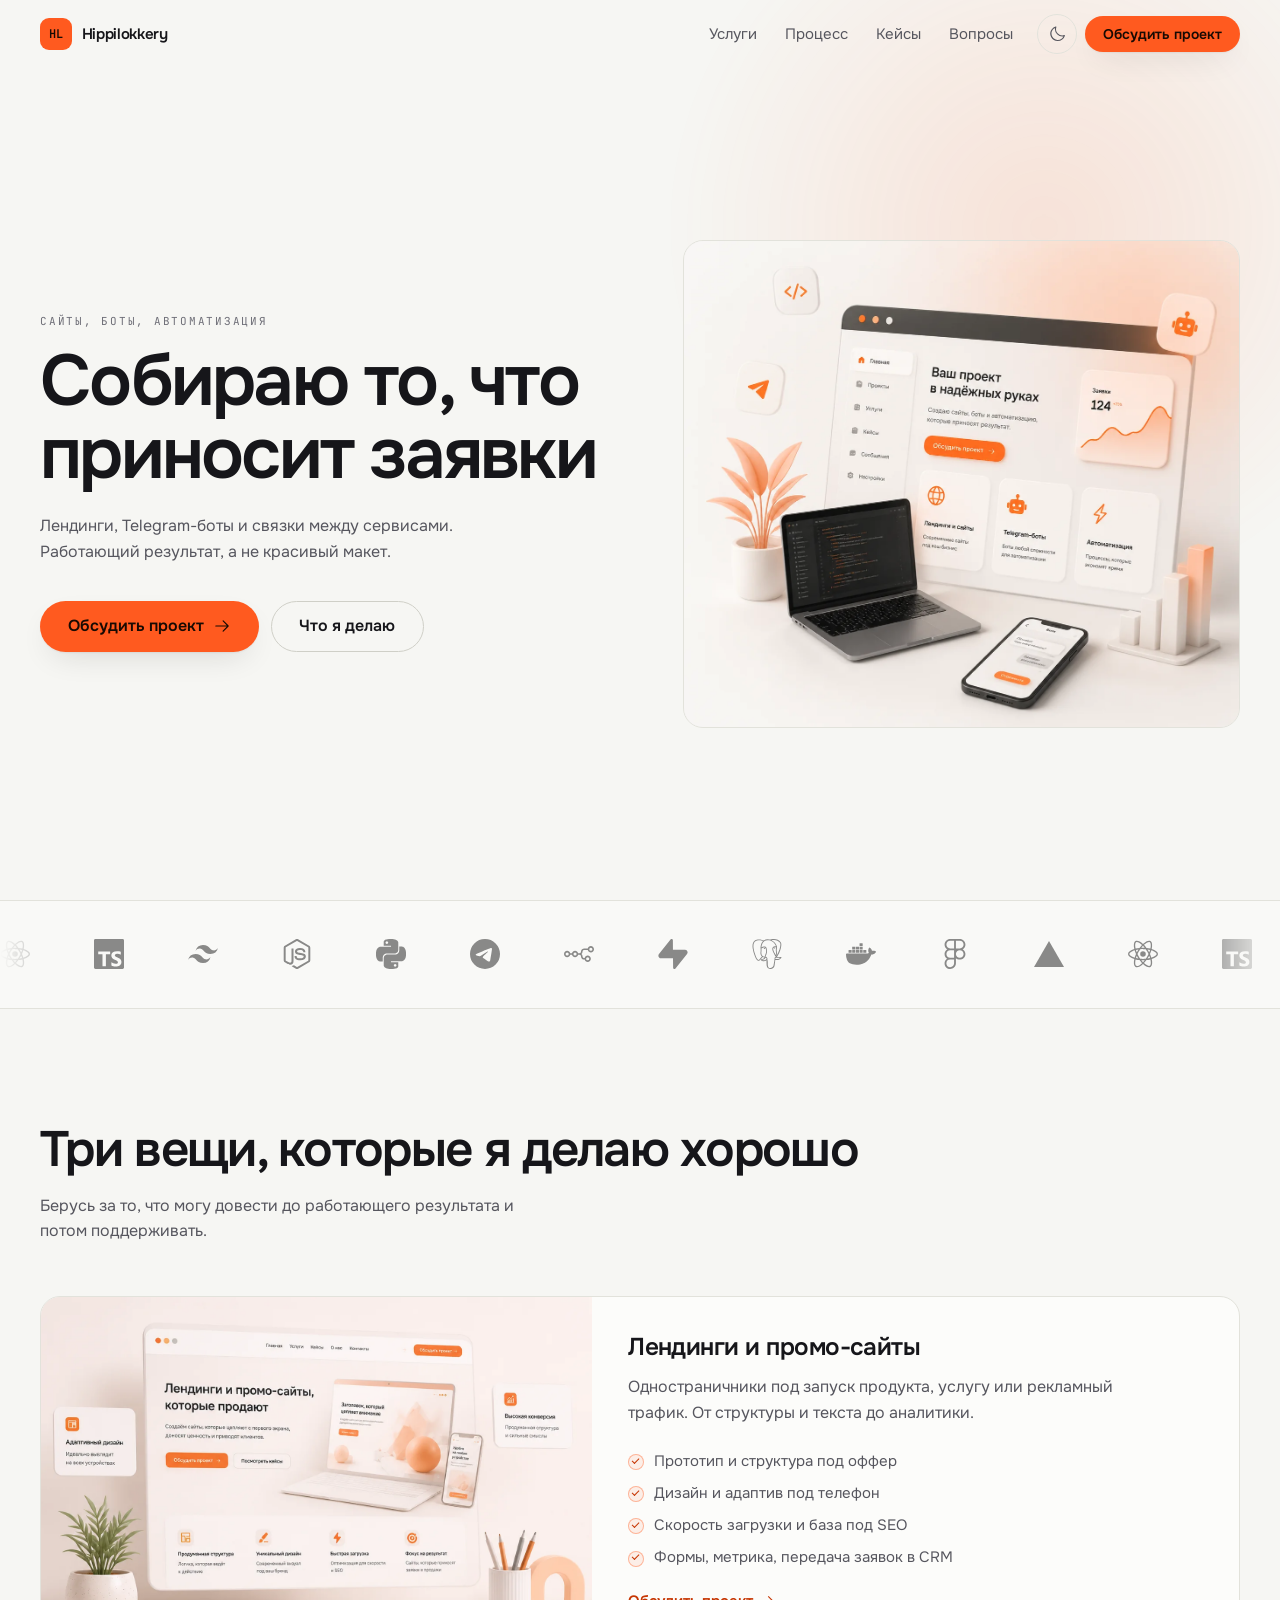
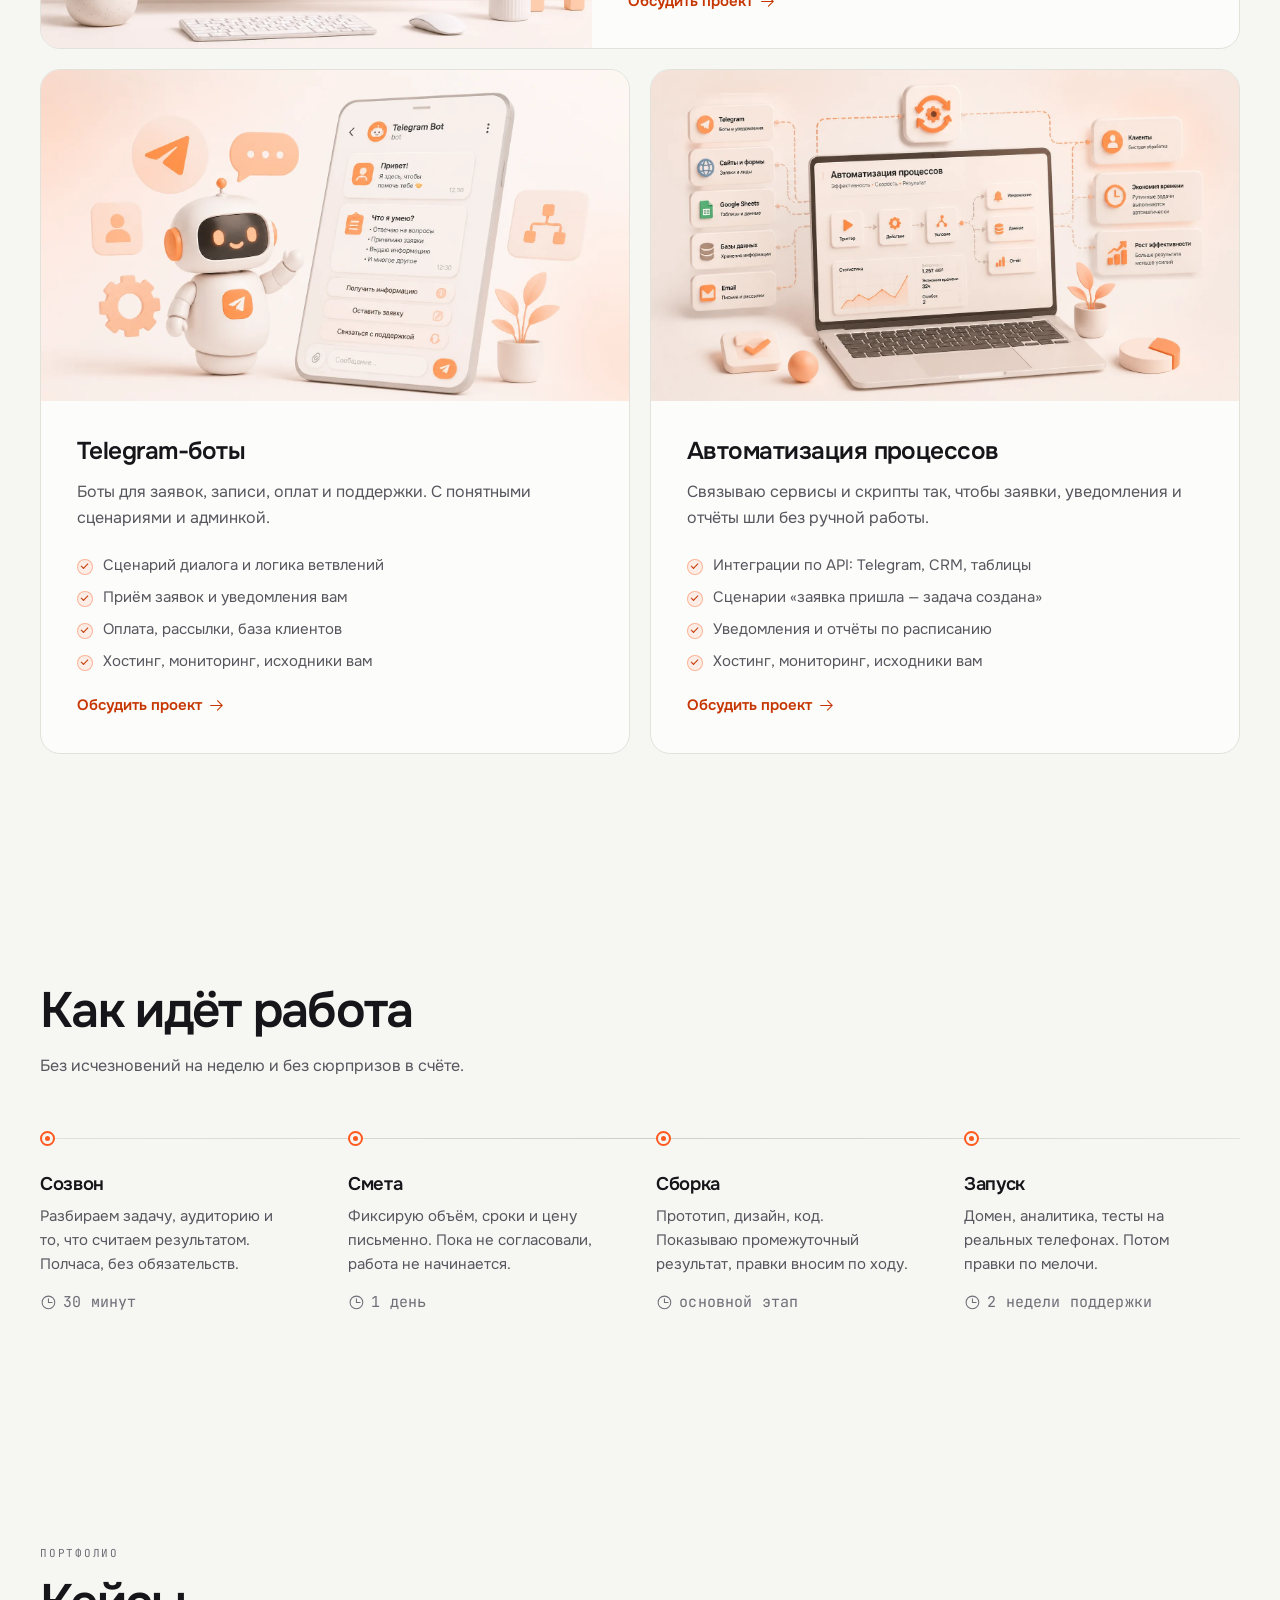
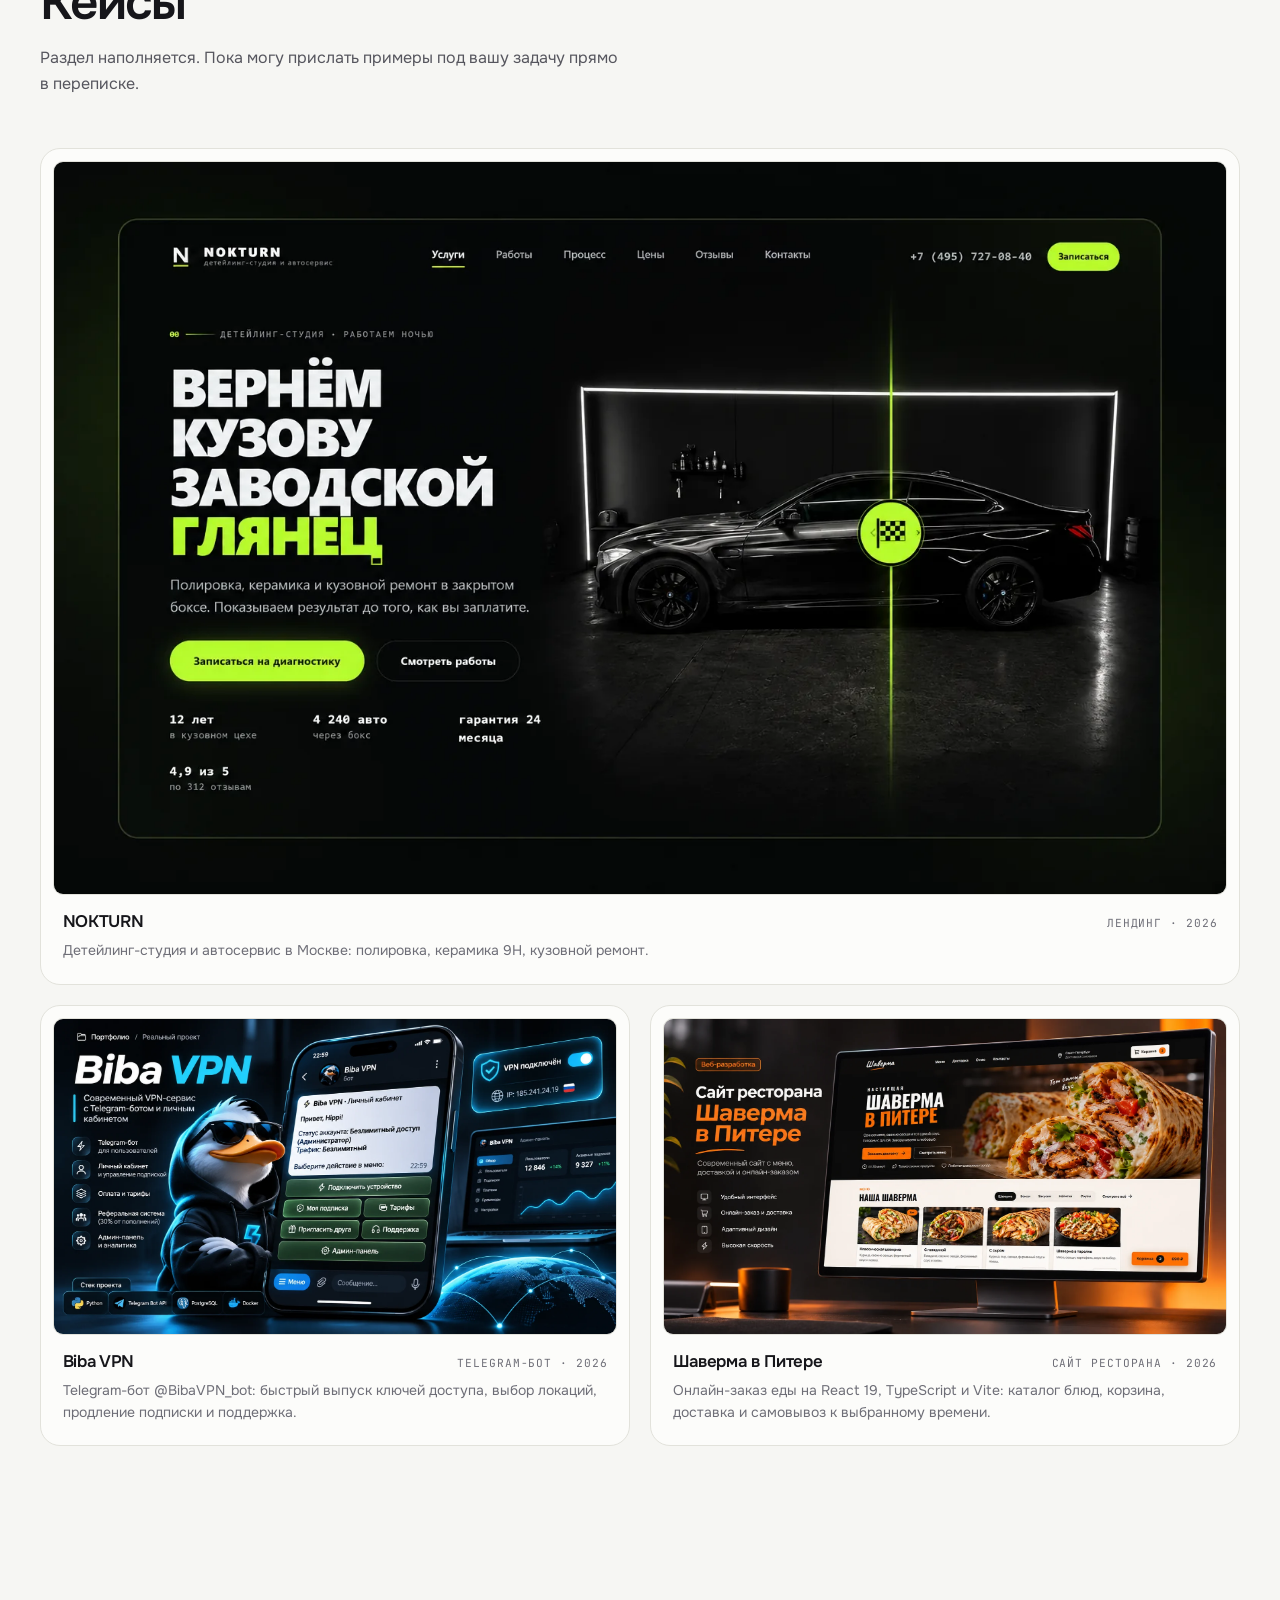
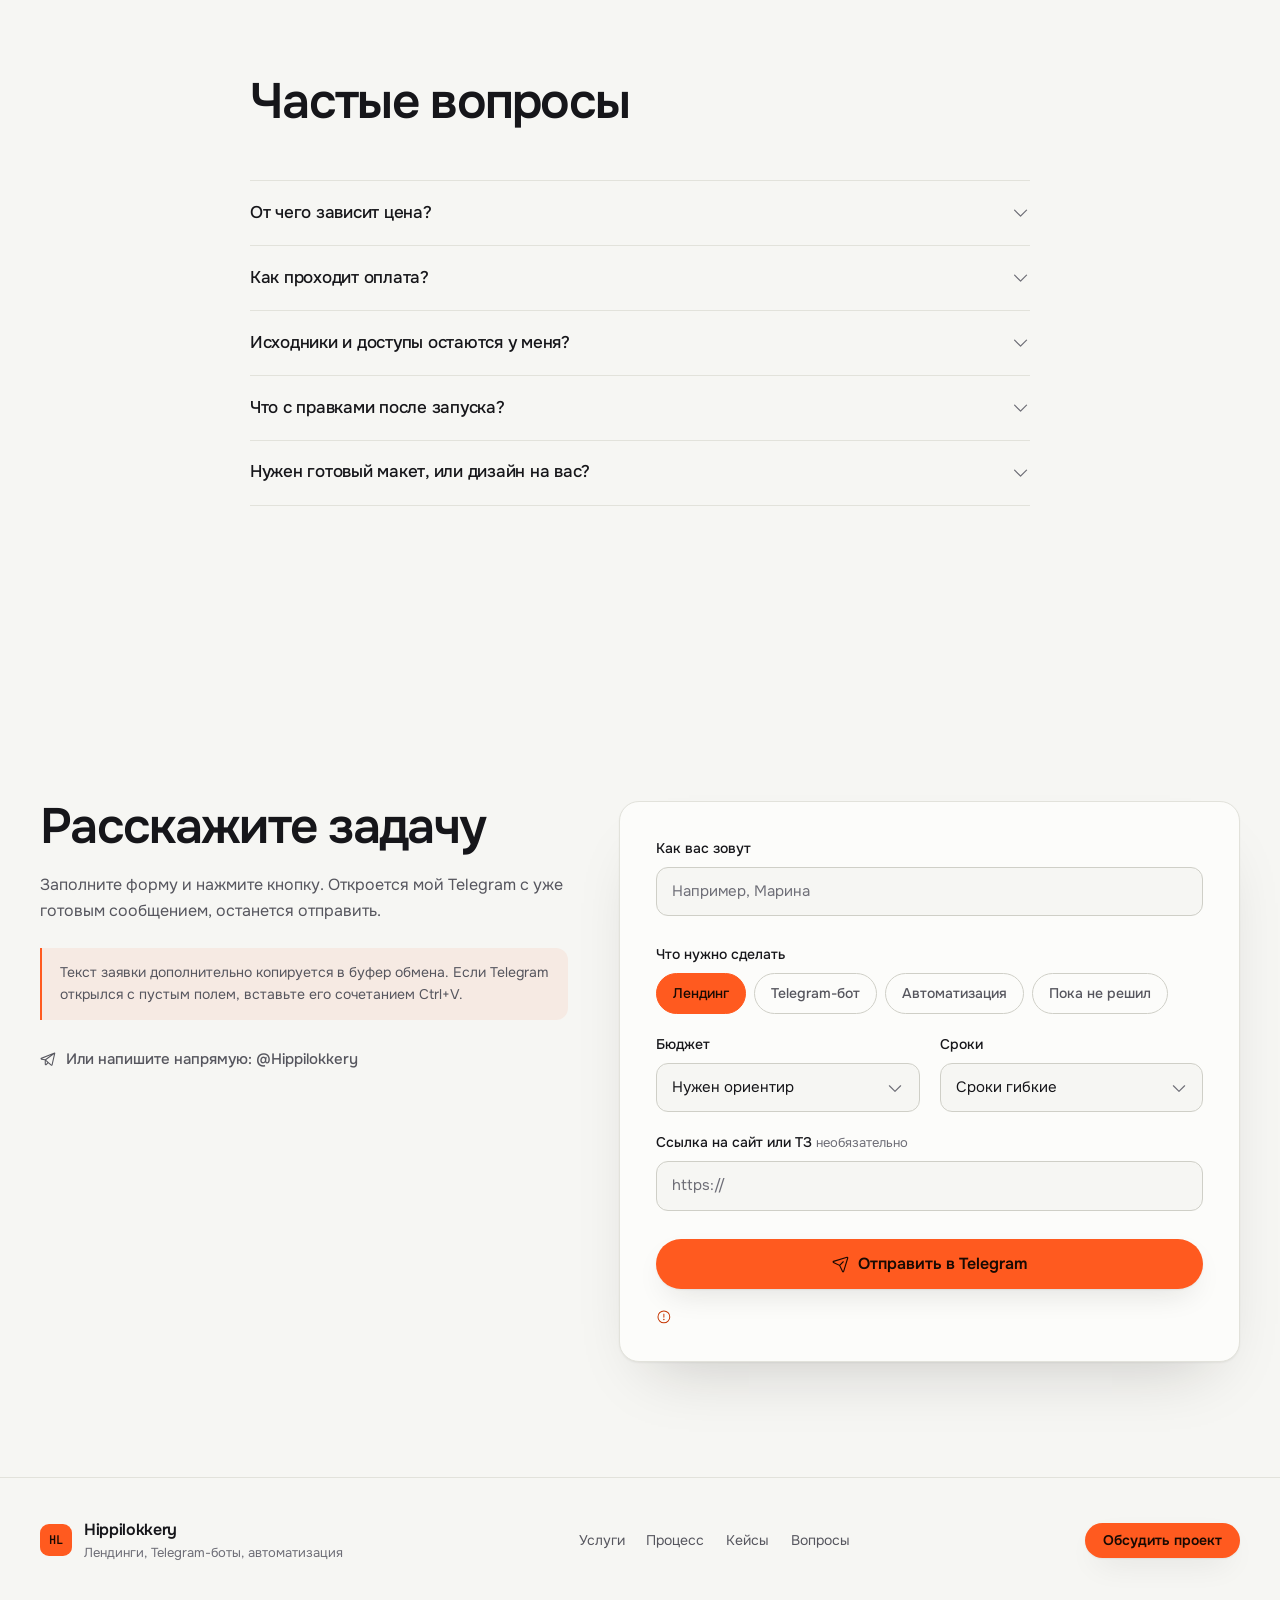
<file: index.html>
<!DOCTYPE html>
<html lang="ru" data-theme="dark">
<head>
<meta charset="utf-8">
<meta name="viewport" content="width=device-width, initial-scale=1">
<title>Hippilokkery, лендинги и Telegram-боты под ключ</title>
<meta name="description" content="Собираю лендинги, Telegram-ботов и автоматизацию процессов. Заявка из формы уходит мне в Telegram одним нажатием.">
<meta name="theme-color" content="#0b0b0c" media="(prefers-color-scheme: dark)">
<meta name="theme-color" content="#f6f6f3" media="(prefers-color-scheme: light)">

<meta property="og:type" content="website">
<meta property="og:title" content="Hippilokkery, лендинги и Telegram-боты под ключ">
<meta property="og:description" content="Сайты, боты и автоматизация рутины. Работающий результат, а не красивый макет.">
<meta property="og:image" content="https://hippi44.github.io/portfolio/assets/img/og.jpg">
<meta name="twitter:card" content="summary_large_image">

<link rel="icon" href="assets/favicon.svg" type="image/svg+xml">
<link rel="apple-touch-icon" href="assets/apple-touch-icon.png">

<link rel="preload" href="assets/fonts/onest-cyrillic.woff2" as="font" type="font/woff2" crossorigin>
<link rel="preload" href="assets/fonts/onest-latin.woff2" as="font" type="font/woff2" crossorigin>
<link rel="stylesheet" href="assets/fonts.css">
<link rel="stylesheet" href="assets/css/styles.css">

<script>
  /* Тему ставим до первой отрисовки, иначе на загрузке мелькает светлый фон. */
  (function () {
    try {
      var saved = localStorage.getItem('hl-theme');
      var dark = saved ? saved === 'dark' : !window.matchMedia('(prefers-color-scheme: light)').matches;
      document.documentElement.dataset.theme = dark ? 'dark' : 'light';
    } catch (e) { /* приватный режим, остаётся тема из атрибута */ }
    /* Метка «скрипты работают». Без неё блоки .reveal остались бы невидимыми. */
    document.documentElement.classList.add('js');
  })();
</script>

<script type="application/ld+json">
{
  "@context": "https://schema.org",
  "@type": "ProfessionalService",
  "name": "Hippilokkery",
  "description": "Разработка лендингов, Telegram-ботов и автоматизация бизнес-процессов",
  "areaServed": "RU",
  "availableLanguage": "ru",
  "sameAs": ["https://t.me/Hippilokkery"],
  "knowsAbout": ["Лендинги", "Telegram-боты", "Автоматизация процессов", "Интеграции по API"]
}
</script>
</head>

<body>
<a class="skip-link" href="#main">К основному содержимому</a>
<!--
  Спрайт иконок Phosphor (лицензия MIT), вставлен прямо в разметку.
  Инлайн, а не отдельным файлом: так <use href="#i-..."> работает и при открытии
  index.html напрямую с диска, где загрузка внешнего svg запрещена политикой браузера.
  Новую иконку добавляйте сюда же, symbol с id вида i-название.
-->
<svg xmlns="http://www.w3.org/2000/svg" style="display:none" aria-hidden="true">
<symbol id="i-arrow-up-right" viewBox="0 0 256 256" fill="currentColor"><path d="M200,64V168a8,8,0,0,1-16,0V83.31L69.66,197.66a8,8,0,0,1-11.32-11.32L172.69,72H88a8,8,0,0,1,0-16H192A8,8,0,0,1,200,64Z"/></symbol>
<symbol id="i-arrow-right" viewBox="0 0 256 256" fill="currentColor"><path d="M221.66,133.66l-72,72a8,8,0,0,1-11.32-11.32L196.69,136H40a8,8,0,0,1,0-16H196.69L138.34,61.66a8,8,0,0,1,11.32-11.32l72,72A8,8,0,0,1,221.66,133.66Z"/></symbol>
<symbol id="i-check" viewBox="0 0 256 256" fill="currentColor"><path d="M229.66,77.66l-128,128a8,8,0,0,1-11.32,0l-56-56a8,8,0,0,1,11.32-11.32L96,188.69,218.34,66.34a8,8,0,0,1,11.32,11.32Z"/></symbol>
<symbol id="i-copy" viewBox="0 0 256 256" fill="currentColor"><path d="M216,32H88a8,8,0,0,0-8,8V80H40a8,8,0,0,0-8,8V216a8,8,0,0,0,8,8H168a8,8,0,0,0,8-8V176h40a8,8,0,0,0,8-8V40A8,8,0,0,0,216,32ZM160,208H48V96H160Zm48-48H176V88a8,8,0,0,0-8-8H96V48H208Z"/></symbol>
<symbol id="i-sun" viewBox="0 0 256 256" fill="currentColor"><path d="M120,40V16a8,8,0,0,1,16,0V40a8,8,0,0,1-16,0Zm72,88a64,64,0,1,1-64-64A64.07,64.07,0,0,1,192,128Zm-16,0a48,48,0,1,0-48,48A48.05,48.05,0,0,0,176,128ZM58.34,69.66A8,8,0,0,0,69.66,58.34l-16-16A8,8,0,0,0,42.34,53.66Zm0,116.68-16,16a8,8,0,0,0,11.32,11.32l16-16a8,8,0,0,0-11.32-11.32ZM192,72a8,8,0,0,0,5.66-2.34l16-16a8,8,0,0,0-11.32-11.32l-16,16A8,8,0,0,0,192,72Zm5.66,114.34a8,8,0,0,0-11.32,11.32l16,16a8,8,0,0,0,11.32-11.32ZM48,128a8,8,0,0,0-8-8H16a8,8,0,0,0,0,16H40A8,8,0,0,0,48,128Zm80,80a8,8,0,0,0-8,8v24a8,8,0,0,0,16,0V216A8,8,0,0,0,128,208Zm112-88H216a8,8,0,0,0,0,16h24a8,8,0,0,0,0-16Z"/></symbol>
<symbol id="i-moon" viewBox="0 0 256 256" fill="currentColor"><path d="M233.54,142.23a8,8,0,0,0-8-2,88.08,88.08,0,0,1-109.8-109.8,8,8,0,0,0-10-10,104.84,104.84,0,0,0-52.91,37A104,104,0,0,0,136,224a103.09,103.09,0,0,0,62.52-20.88,104.84,104.84,0,0,0,37-52.91A8,8,0,0,0,233.54,142.23ZM188.9,190.34A88,88,0,0,1,65.66,67.11a89,89,0,0,1,31.4-26A106,106,0,0,0,96,56,104.11,104.11,0,0,0,200,160a106,106,0,0,0,14.92-1.06A89,89,0,0,1,188.9,190.34Z"/></symbol>
<symbol id="i-list" viewBox="0 0 256 256" fill="currentColor"><path d="M224,128a8,8,0,0,1-8,8H40a8,8,0,0,1,0-16H216A8,8,0,0,1,224,128ZM40,72H216a8,8,0,0,0,0-16H40a8,8,0,0,0,0,16ZM216,184H40a8,8,0,0,0,0,16H216a8,8,0,0,0,0-16Z"/></symbol>
<symbol id="i-x" viewBox="0 0 256 256" fill="currentColor"><path d="M205.66,194.34a8,8,0,0,1-11.32,11.32L128,139.31,61.66,205.66a8,8,0,0,1-11.32-11.32L116.69,128,50.34,61.66A8,8,0,0,1,61.66,50.34L128,116.69l66.34-66.35a8,8,0,0,1,11.32,11.32L139.31,128Z"/></symbol>
<symbol id="i-caret-down" viewBox="0 0 256 256" fill="currentColor"><path d="M213.66,101.66l-80,80a8,8,0,0,1-11.32,0l-80-80A8,8,0,0,1,53.66,90.34L128,164.69l74.34-74.35a8,8,0,0,1,11.32,11.32Z"/></symbol>
<symbol id="i-paper-plane-tilt" viewBox="0 0 256 256" fill="currentColor"><path d="M227.32,28.68a16,16,0,0,0-15.66-4.08l-.15,0L19.57,82.84a16,16,0,0,0-2.49,29.8L102,154l41.3,84.87A15.86,15.86,0,0,0,157.74,248q.69,0,1.38-.06a15.88,15.88,0,0,0,14-11.51l58.2-191.94c0-.05,0-.1,0-.15A16,16,0,0,0,227.32,28.68ZM157.83,231.85l-.05.14,0-.07-40.06-82.3,48-48a8,8,0,0,0-11.31-11.31l-48,48L24.08,98.25l-.07,0,.14,0L216,40Z"/></symbol>
<symbol id="i-telegram-logo" viewBox="0 0 256 256" fill="currentColor"><path d="M228.88,26.19a9,9,0,0,0-9.16-1.57L17.06,103.93a14.22,14.22,0,0,0,2.43,27.21L72,141.45V200a15.92,15.92,0,0,0,10,14.83,15.91,15.91,0,0,0,17.51-3.73l25.32-26.26L165,220a15.88,15.88,0,0,0,10.51,4,16.3,16.3,0,0,0,5-.79,15.85,15.85,0,0,0,10.67-11.63L231.77,35A9,9,0,0,0,228.88,26.19Zm-61.14,36L78.15,126.35l-49.6-9.73ZM88,200V152.52l24.79,21.74Zm87.53,8L92.85,135.5l119-85.29Z"/></symbol>
<symbol id="i-warning-circle" viewBox="0 0 256 256" fill="currentColor"><path d="M128,24A104,104,0,1,0,232,128,104.11,104.11,0,0,0,128,24Zm0,192a88,88,0,1,1,88-88A88.1,88.1,0,0,1,128,216Zm-8-80V80a8,8,0,0,1,16,0v56a8,8,0,0,1-16,0Zm20,36a12,12,0,1,1-12-12A12,12,0,0,1,140,172Z"/></symbol>
<symbol id="i-circle-notch" viewBox="0 0 256 256" fill="currentColor"><path d="M232,128a104,104,0,0,1-208,0c0-41,23.81-78.36,60.66-95.27a8,8,0,0,1,6.68,14.54C60.15,61.59,40,93.27,40,128a88,88,0,0,0,176,0c0-34.73-20.15-66.41-51.34-80.73a8,8,0,0,1,6.68-14.54C208.19,49.64,232,87,232,128Z"/></symbol>
<symbol id="i-clock" viewBox="0 0 256 256" fill="currentColor"><path d="M128,24A104,104,0,1,0,232,128,104.11,104.11,0,0,0,128,24Zm0,192a88,88,0,1,1,88-88A88.1,88.1,0,0,1,128,216Zm64-88a8,8,0,0,1-8,8H128a8,8,0,0,1-8-8V72a8,8,0,0,1,16,0v48h48A8,8,0,0,1,192,128Z"/></symbol>
</svg>

<header class="site-header" id="site-header">
  <div class="wrap header-inner">
    <a class="brand" href="#top" aria-label="Hippilokkery, в начало страницы">
      <span class="brand-mark" aria-hidden="true">HL</span>
      <span class="brand-name">Hippilokkery</span>
    </a>

    <nav class="nav-desktop" aria-label="Основная навигация">
      <a href="#services">Услуги</a>
      <a href="#process">Процесс</a>
      <a href="#work">Кейсы</a>
      <a href="#faq">Вопросы</a>
    </nav>

    <div class="header-actions">
      <button class="icon-btn" type="button" id="theme-toggle" aria-label="Переключить тему">
        <svg class="ico ico-sun" aria-hidden="true"><use href="#i-sun"></use></svg>
        <svg class="ico ico-moon" aria-hidden="true"><use href="#i-moon"></use></svg>
      </button>
      <a class="btn btn-primary btn-sm header-cta" href="#contact">Обсудить проект</a>
      <button class="icon-btn nav-burger" type="button" id="nav-toggle"
              aria-label="Меню" aria-expanded="false" aria-controls="mobile-nav">
        <svg class="ico ico-open" aria-hidden="true"><use href="#i-list"></use></svg>
        <svg class="ico ico-close" aria-hidden="true"><use href="#i-x"></use></svg>
      </button>
    </div>
  </div>
</header>

<div class="mobile-nav" id="mobile-nav" hidden>
  <nav class="wrap mobile-nav-inner" aria-label="Мобильная навигация">
    <a href="#services"><span>Услуги</span><svg class="ico" aria-hidden="true"><use href="#i-arrow-up-right"></use></svg></a>
    <a href="#process"><span>Процесс</span><svg class="ico" aria-hidden="true"><use href="#i-arrow-up-right"></use></svg></a>
    <a href="#work"><span>Кейсы</span><svg class="ico" aria-hidden="true"><use href="#i-arrow-up-right"></use></svg></a>
    <a href="#faq"><span>Вопросы</span><svg class="ico" aria-hidden="true"><use href="#i-arrow-up-right"></use></svg></a>
    <a class="btn btn-primary mobile-nav-cta" href="#contact">Обсудить проект</a>
  </nav>
</div>

<main id="main">
  <span id="top"></span>

  <!-- ================================ HERO ================================ -->
  <section class="hero">
    <div class="wrap hero-grid">
      <div class="hero-copy">
        <p class="kicker reveal">Сайты, боты, автоматизация</p>
        <h1 class="h-display reveal" style="--d:1">
          Собираю то, что<br>приносит заявки
        </h1>
        <p class="lead hero-lead reveal" style="--d:2">
          Лендинги, Telegram-боты и связки между сервисами. Работающий результат, а не красивый макет.
        </p>
        <div class="hero-actions reveal" style="--d:3">
          <a class="btn btn-primary btn-lg" href="#contact">
            Обсудить проект
            <svg class="ico" aria-hidden="true"><use href="#i-arrow-right"></use></svg>
          </a>
          <a class="btn btn-ghost btn-lg" href="#services">Что я делаю</a>
        </div>
      </div>

      <div class="hero-visual reveal" style="--d:2">
        <!-- Две версии одной сцены. Нижняя видна всегда, верхняя проявляется
             в тёмной теме, см. .shot-img-dark в styles.css. -->
        <figure class="shot shot-hero" data-slot="hero">
          <img class="shot-img" src="assets/img/heroBlock.webp"
               alt="Рабочее место: сайт с формой заявок на экране, Telegram-бот в телефоне и график обращений"
               width="1268" height="1241" loading="eager" fetchpriority="high" decoding="async"
               onerror="this.closest('.shot').classList.add('shot-empty')">
          <img class="shot-img shot-img-dark" src="assets/img/heroBlockDark.webp"
               alt="" aria-hidden="true"
               width="1268" height="1241" loading="eager" decoding="async">
        </figure>
      </div>
    </div>
  </section>

  <!-- ================================ СТЕК ================================ -->
  <section class="stack-band" aria-label="Технологии, на которых работаю">
    <div class="marquee" id="stack-marquee">
      <div class="marquee-track" id="stack-track"><!-- логотипы вставляет JS --></div>
    </div>
  </section>
  <!-- =============================== УСЛУГИ =============================== -->
  <!-- Layout-семейство: две карточки услуг рядом на десктопе и в одну колонку на телефоне. -->
  <section class="section services" id="services">
    <div class="wrap">
      <header class="section-head reveal">
        <h2 class="h-section">Три вещи, которые я делаю хорошо</h2>
        <p class="lead">Берусь за то, что могу довести до работающего результата и потом поддерживать.</p>
      </header>

      <div class="services-grid">

        <article class="svc svc-wide reveal">
          <div class="svc-media">
            <figure class="shot" data-slot="landing">
              <img class="shot-img" src="assets/img/lendingPromo.webp"
                   alt="Лендинг на большом экране: заголовок, кнопка заявки и блок преимуществ"
                   width="1448" height="1086" loading="lazy" decoding="async"
                   onerror="this.closest('.shot').classList.add('shot-empty')">
              <img class="shot-img shot-img-dark" src="assets/img/lendingPromoDark.webp"
                   alt="" aria-hidden="true"
                   width="1448" height="1086" loading="lazy" decoding="async">
            </figure>
          </div>
          <div class="svc-body">
            <h3 class="h-card">Лендинги и промо-сайты</h3>
            <p class="svc-summary">
              Одностраничники под запуск продукта, услугу или рекламный трафик. От структуры и текста до аналитики.
            </p>
            <ul class="ticks">
              <li>Прототип и структура под оффер</li>
              <li>Дизайн и адаптив под телефон</li>
              <li>Скорость загрузки и база под SEO</li>
              <li>Формы, метрика, передача заявок в CRM</li>
            </ul>
            <a class="link-arrow" href="#contact">
              Обсудить проект
              <svg class="ico" aria-hidden="true"><use href="#i-arrow-right"></use></svg>
            </a>
          </div>
        </article>

        <article class="svc svc-tile reveal" style="--d:1">
          <div class="svc-media svc-media-tile">
            <figure class="shot" data-slot="bots">
              <img class="shot-img" src="assets/img/telegramBot.webp"
                   alt="Telegram-бот в чате: приветствие, список умений и кнопки для заявки"
                   width="1672" height="941" loading="lazy" decoding="async"
                   onerror="this.closest('.shot').classList.add('shot-empty')">
              <img class="shot-img shot-img-dark" src="assets/img/telegramBotDark.webp"
                   alt="" aria-hidden="true"
                   width="1672" height="941" loading="lazy" decoding="async">
            </figure>
          </div>
          <div class="svc-body">
            <h3 class="h-card">Telegram-боты</h3>
            <p class="svc-summary">
              Боты для заявок, записи, оплат и поддержки. С понятными сценариями и админкой.
            </p>
            <ul class="ticks">
              <li>Сценарий диалога и логика ветвлений</li>
              <li>Приём заявок и уведомления вам</li>
              <li>Оплата, рассылки, база клиентов</li>
              <li>Хостинг, мониторинг, исходники вам</li>
            </ul>
<a class="link-arrow" href="#contact">
              Обсудить проект
              <svg class="ico" aria-hidden="true"><use href="#i-arrow-right"></use></svg>
            </a>
          </div>
        </article>

        <article class="svc svc-tile reveal" style="--d:2">
          <div class="svc-media svc-media-tile">
            <figure class="shot" data-slot="automation">
              <img class="shot-img" src="assets/img/automaticProces.webp"
                   alt="Автоматизация: Telegram-бот собирает заявку и передаёт её в систему без ручной работы"
                   width="1672" height="941" loading="lazy" decoding="async"
                   onerror="this.closest('.shot').classList.add('shot-empty')">
              <img class="shot-img shot-img-dark" src="assets/img/automaticProcesDark.webp"
                   alt="" aria-hidden="true"
                   width="1672" height="941" loading="lazy" decoding="async">
            </figure>
          </div>
          <div class="svc-body">
            <h3 class="h-card">Автоматизация процессов</h3>
            <p class="svc-summary">
              Связываю сервисы и скрипты так, чтобы заявки, уведомления и отчёты шли без ручной работы.
            </p>
            <ul class="ticks">
              <li>Интеграции по API: Telegram, CRM, таблицы</li>
              <li>Сценарии «заявка пришла — задача создана»</li>
              <li>Уведомления и отчёты по расписанию</li>
              <li>Хостинг, мониторинг, исходники вам</li>
            </ul>
            <a class="link-arrow" href="#contact">
              Обсудить проект
              <svg class="ico" aria-hidden="true"><use href="#i-arrow-right"></use></svg>
            </a>
          </div>
        </article>

      </div>
    </div>
  </section>

  <!-- =============================== ПРОЦЕСС ============================== -->
  <!-- Layout-семейство: таймлайн. Линия рисуется по scroll-driven анимации. -->
  <section class="section process" id="process">
    <div class="wrap">
      <header class="section-head reveal">
        <h2 class="h-section">Как идёт работа</h2>
        <p class="lead">Без исчезновений на неделю и без сюрпризов в счёте.</p>
      </header>

      <ol class="timeline">
        <li class="tl-step reveal">
          <div class="tl-marker" aria-hidden="true"></div>
          <div class="tl-content">
            <h3 class="tl-title">Созвон</h3>
            <p>Разбираем задачу, аудиторию и то, что считаем результатом. Полчаса, без обязательств.</p>
            <p class="tl-meta">
              <svg class="ico" aria-hidden="true"><use href="#i-clock"></use></svg>
              30 минут
            </p>
          </div>
        </li>
        <li class="tl-step reveal" style="--d:1">
          <div class="tl-marker" aria-hidden="true"></div>
          <div class="tl-content">
            <h3 class="tl-title">Смета</h3>
            <p>Фиксирую объём, сроки и цену письменно. Пока не согласовали, работа не начинается.</p>
            <p class="tl-meta">
              <svg class="ico" aria-hidden="true"><use href="#i-clock"></use></svg>
              <!-- TODO: свой срок -->1 день
            </p>
          </div>
        </li>
        <li class="tl-step reveal" style="--d:2">
          <div class="tl-marker" aria-hidden="true"></div>
          <div class="tl-content">
            <h3 class="tl-title">Сборка</h3>
            <p>Прототип, дизайн, код. Показываю промежуточный результат, правки вносим по ходу.</p>
            <p class="tl-meta">
              <svg class="ico" aria-hidden="true"><use href="#i-clock"></use></svg>
              основной этап
            </p>
          </div>
        </li>
        <li class="tl-step reveal" style="--d:3">
          <div class="tl-marker" aria-hidden="true"></div>
          <div class="tl-content">
            <h3 class="tl-title">Запуск</h3>
            <p>Домен, аналитика, тесты на реальных телефонах. Потом правки по мелочи.</p>
            <p class="tl-meta">
              <svg class="ico" aria-hidden="true"><use href="#i-clock"></use></svg>
              <!-- TODO: свой срок поддержки -->2 недели поддержки
            </p>
          </div>
        </li>
      </ol>
    </div>
  </section>

<!-- ================================ КЕЙСЫ =============================== -->
  <!--
    КАК ДОБАВИТЬ РЕАЛЬНЫЙ КЕЙС
    1. Положите обложку в assets/img/ (1536x1024 для крупной карточки, пропорция 6/5 для узких).
    2. Разметьте карточку: крупная — class="case case-feature", узкая — class="case case-narrow".
    3. Замените заголовок, тип, год, описание и ссылку.
    4. Если есть ссылка на проект, поменяйте <div class="case-card"> на
       <a class="case-card" href="https://..." target="_blank" rel="noopener">.
  -->
  <section class="section work" id="work">
    <div class="wrap">
      <header class="section-head reveal">
        <p class="kicker">Портфолио</p>
        <h2 class="h-section">Кейсы</h2>
        <p class="lead">Раздел наполняется. Пока могу прислать примеры под вашу задачу прямо в переписке.</p>
      </header>

      <div class="work-grid">

        <article class="case case-feature reveal">
          <a class="case-card" href="https://hippi44.github.io/lendingPage/" target="_blank" rel="noopener">
            <figure class="shot case-shot" data-slot="case-1">
              <img src="assets/img/nokturn.webp" alt="Лендинг NOKTURN: детейлинг-студия и автосервис, полировка, керамика 9H и кузовной ремонт"
                   width="1536" height="1024" loading="lazy" decoding="async"
                   onerror="this.closest('.shot').classList.add('shot-empty')">
            </figure>
            <div class="case-meta">
              <h3 class="case-title">NOKTURN</h3>
              <p class="case-kind">Лендинг · 2026</p>
            </div>
            <p class="case-note">Детейлинг-студия и автосервис в Москве: полировка, керамика 9H, кузовной ремонт.</p>
          </a>
        </article>

        <article class="case case-narrow reveal" style="--d:1">
          <a class="case-card" href="https://t.me/BibaVPN_bot" target="_blank" rel="noopener">
            <figure class="shot case-shot" data-slot="case-2">
              <img src="assets/img/biba-vpn.webp"
                   alt="Telegram-бот Biba VPN: сервис быстрого и безопасного VPN-подключения"
                   width="1672" height="941" loading="lazy" decoding="async"
                   onerror="this.closest('.shot').classList.add('shot-empty')">
            </figure>
            <div class="case-meta">
              <h3 class="case-title">Biba VPN</h3>
              <p class="case-kind">Telegram-бот · 2026</p>
            </div>
            <p class="case-note">Telegram-бот @BibaVPN_bot: быстрый выпуск ключей доступа, выбор локаций, продление подписки и поддержка.</p>
          </a>
        </article>

        <article class="case case-narrow reveal" style="--d:2">
          <a class="case-card" href="https://shaverma-cho-cho.vercel.app/" target="_blank" rel="noopener">
            <figure class="shot case-shot" data-slot="case-3">
              <img src="assets/img/shaverma.webp"
                   alt="Сайт ресторана «Шаверма в Питере»: онлайн-заказ еды, каталог блюд, корзина, доставка и самовывоз"
                   width="1672" height="941" loading="lazy" decoding="async"
                   onerror="this.closest('.shot').classList.add('shot-empty')">
            </figure>
            <div class="case-meta">
              <h3 class="case-title">Шаверма в Питере</h3>
              <p class="case-kind">Сайт ресторана · 2026</p>
            </div>
            <p class="case-note">Онлайн-заказ еды на React 19, TypeScript и Vite: каталог блюд, корзина, доставка и самовывоз к выбранному времени.</p>
          </a>
        </article>

      </div>
    </div>
  </section>

  <!-- =============================== ВОПРОСЫ ============================== -->
  <!-- Layout-семейство: аккордеон. Шесть пунктов, обычный список тут был бы хуже. -->
  <section class="section faq" id="faq">
    <div class="wrap faq-wrap">
      <header class="section-head reveal">
        <h2 class="h-section">Частые вопросы</h2>
      </header>

      <div class="accordion" id="accordion">

        <div class="acc-item reveal">
          <h3>
            <button class="acc-trigger" type="button" aria-expanded="false" aria-controls="acc-1" id="acc-1-btn">
              <span>От чего зависит цена?</span>
              <svg class="ico acc-chevron" aria-hidden="true"><use href="#i-caret-down"></use></svg>
            </button>
          </h3>
          <div class="acc-panel" id="acc-1" role="region" aria-labelledby="acc-1-btn" hidden>
            <p>От количества экранов и сценариев, сложности интеграций и того, есть ли готовые тексты и фирменный стиль. После короткого созвона называю вилку, после разбора вводных фиксирую точную сумму в смете.</p>
          </div>
        </div>

        <div class="acc-item reveal">
          <h3>
            <button class="acc-trigger" type="button" aria-expanded="false" aria-controls="acc-2" id="acc-2-btn">
              <span>Как проходит оплата?</span>
              <svg class="ico acc-chevron" aria-hidden="true"><use href="#i-caret-down"></use></svg>
            </button>
          </h3>
          <!-- TODO: сверьте с вашими условиями -->
          <div class="acc-panel" id="acc-2" role="region" aria-labelledby="acc-2-btn" hidden>
            <p>Обычно половина предоплатой и остаток после приёмки. Крупные проекты делим на этапы и платим по частям.</p>
          </div>
        </div>

        <div class="acc-item reveal">
          <h3>
            <button class="acc-trigger" type="button" aria-expanded="false" aria-controls="acc-3" id="acc-3-btn">
              <span>Исходники и доступы остаются у меня?</span>
              <svg class="ico acc-chevron" aria-hidden="true"><use href="#i-caret-down"></use></svg>
            </button>
          </h3>
          <div class="acc-panel" id="acc-3" role="region" aria-labelledby="acc-3-btn" hidden>
            <p>Да. Репозиторий, домен, хостинг и аккаунты оформляются на вас. При передаче показываю, где что лежит, и оставляю инструкцию.</p>
          </div>
        </div>

        <div class="acc-item reveal">
          <h3>
            <button class="acc-trigger" type="button" aria-expanded="false" aria-controls="acc-4" id="acc-4-btn">
              <span>Что с правками после запуска?</span>
              <svg class="ico acc-chevron" aria-hidden="true"><use href="#i-caret-down"></use></svg>
            </button>
          </h3>
          <!-- TODO: свой срок бесплатных правок -->
          <div class="acc-panel" id="acc-4" role="region" aria-labelledby="acc-4-btn" hidden>
            <p>Две недели после сдачи правлю мелочи и баги бесплатно. Дальше можно взять поддержку на месяц или обращаться разово.</p>
          </div>
        </div>

        <div class="acc-item reveal">
          <h3>
            <button class="acc-trigger" type="button" aria-expanded="false" aria-controls="acc-5" id="acc-5-btn">
              <span>Нужен готовый макет, или дизайн на вас?</span>
              <svg class="ico acc-chevron" aria-hidden="true"><use href="#i-caret-down"></use></svg>
            </button>
          </h3>
          <div class="acc-panel" id="acc-5" role="region" aria-labelledby="acc-5-btn" hidden>
            <p>Могу вести проект целиком: структура, тексты, дизайн, код. Если у вас есть макет в Figma или брендбук, работаю по ним и это выходит быстрее.</p>
          </div>
        </div>

        <div class="acc-item reveal">
          <h3>
            <button class="acc-trigger" type="button" aria-expanded="false" aria-controls="acc-6" id="acc-6-btn">
              <span>Сможете доработать то, что уже есть?</span>
              <svg class="ico acc-chevron" aria-hidden="true"><use href="#i-caret-down"></use></svg>
            </button>
          </h3>
          <div class="acc-panel" id="acc-6" role="region" aria-labelledby="acc-6-btn" hidden>
            <p>Да, если код можно поддерживать. Сначала смотрю проект и честно говорю, что дешевле: доработать или собрать заново.</p>
          </div>
        </div>

      </div>
    </div>
  </section>

  <!-- ============================== КОНТАКТ =============================== -->
  <section class="section contact" id="contact">
    <div class="wrap contact-grid">

      <div class="contact-copy reveal">
        <h2 class="h-section">Расскажите задачу</h2>
        <p class="lead">
          Заполните форму и нажмите кнопку. Откроется мой Telegram с уже готовым сообщением, останется отправить.
        </p>
        <p class="contact-fallback">
          Текст заявки дополнительно копируется в буфер обмена. Если Telegram открылся с пустым полем, вставьте его сочетанием Ctrl+V.
        </p>
        <a class="contact-direct" href="https://t.me/Hippilokkery" target="_blank" rel="noopener noreferrer">
          <svg class="ico" aria-hidden="true"><use href="#i-telegram-logo"></use></svg>
          <span>Или напишите напрямую: @Hippilokkery</span>
        </a>
      </div>

      <!-- Форма не уходит на сервер: она собирает текст и открывает Telegram.
           novalidate, потому что сообщения об ошибках рисуем сами, единым стилем. -->
      <form class="lead-form panel reveal" id="lead-form" novalidate>
        <div class="field">
          <label for="f-name">Как вас зовут</label>
          <input type="text" id="f-name" name="name" autocomplete="name" placeholder="Например, Марина" required>
          <p class="field-error" id="f-name-error" hidden></p>
        </div>

        <div class="field">
          <span class="field-label" id="f-kind-label">Что нужно сделать</span>
          <div class="chips" role="radiogroup" aria-labelledby="f-kind-label" id="f-kind">
            <label class="chip"><input type="radio" name="kind" value="Лендинг" checked><span>Лендинг</span></label>
            <label class="chip"><input type="radio" name="kind" value="Telegram-бот"><span>Telegram-бот</span></label>
            <label class="chip"><input type="radio" name="kind" value="Автоматизация"><span>Автоматизация</span></label>
            <label class="chip"><input type="radio" name="kind" value="Пока не определился"><span>Пока не решил</span></label>
          </div>
        </div>

        <div class="field-row">
          <div class="field">
            <label for="f-budget">Бюджет</label>
            <div class="select-shell">
              <select id="f-budget" name="budget">
                <option value="нужен ориентир">Нужен ориентир</option>
                <option value="до 50 000 ₽">до 50 000 ₽</option>
                <option value="от 50 000 до 100 000 ₽">от 50 000 до 100 000 ₽</option>
                <option value="от 100 000 до 300 000 ₽">от 100 000 до 300 000 ₽</option>
                <option value="больше 300 000 ₽">больше 300 000 ₽</option>
              </select>
              <svg class="ico select-chevron" aria-hidden="true"><use href="#i-caret-down"></use></svg>
            </div>
          </div>

          <div class="field">
            <label for="f-term">Сроки</label>
            <div class="select-shell">
              <select id="f-term" name="term">
                <option value="гибкие">Сроки гибкие</option>
                <option value="срочно">Срочно</option>
                <option value="от 2 до 4 недель">От 2 до 4 недель</option>
                <option value="от 1 до 2 месяцев">От 1 до 2 месяцев</option>
              </select>
              <svg class="ico select-chevron" aria-hidden="true"><use href="#i-caret-down"></use></svg>
            </div>
          </div>
        </div>

        <div class="field">
          <label for="f-link">Ссылка на сайт или ТЗ <span class="field-opt">необязательно</span></label>
          <input type="url" id="f-link" name="link" inputmode="url" placeholder="https://">
          <p class="field-error" id="f-link-error" hidden></p>
        </div>

        <button class="btn btn-primary btn-lg btn-block" type="submit" id="submit-btn">
          <svg class="ico btn-ico-idle" aria-hidden="true"><use href="#i-paper-plane-tilt"></use></svg>
          <svg class="ico btn-ico-busy" aria-hidden="true"><use href="#i-circle-notch"></use></svg>
          <span id="submit-label">Отправить в Telegram</span>
        </button>

        <!-- Состояние после отправки: подтверждение плюс запасные пути -->
        <div class="form-result" id="form-result" hidden role="status" aria-live="polite">
          <p class="form-result-head">
            <svg class="ico" aria-hidden="true"><use href="#i-check"></use></svg>
            <span id="form-result-text">Telegram открыт, сообщение готово к отправке.</span>
          </p>
          <div class="form-result-actions">
            <a class="btn btn-ghost btn-sm" id="result-open" href="https://t.me/Hippilokkery" target="_blank" rel="noopener noreferrer">
              Открыть Telegram снова
            </a>
            <button class="btn btn-ghost btn-sm" type="button" id="result-copy">
              <svg class="ico" aria-hidden="true"><use href="#i-copy"></use></svg>
              <span id="result-copy-label">Скопировать текст</span>
            </button>
          </div>
        </div>

        <p class="form-error-top" id="form-error" hidden role="alert">
          <svg class="ico" aria-hidden="true"><use href="#i-warning-circle"></use></svg>
          <span id="form-error-text"></span>
        </p>
      </form>

    </div>
  </section>
</main>

<footer class="site-footer">
  <div class="wrap footer-inner">
    <div class="footer-brand">
      <span class="brand-mark" aria-hidden="true">HL</span>
      <div>
        <p class="footer-name">Hippilokkery</p>
        <p class="footer-role">Лендинги, Telegram-боты, автоматизация</p>
      </div>
    </div>

    <nav class="footer-nav" aria-label="Навигация в подвале">
      <a href="#services">Услуги</a>
      <a href="#process">Процесс</a>
      <a href="#work">Кейсы</a>
      <a href="#faq">Вопросы</a>
    </nav>

    <a class="btn btn-primary btn-sm" href="#contact">Обсудить проект</a>
  </div>
</footer>

<script src="assets/js/main.js" defer></script>

</body>
</html>
</file>
<file: assets/fonts.css>
/* Сгенерировано scripts/fetch-assets.py. Файлы шрифтов лежат в assets/fonts/. */
/* Onest и JetBrains Mono, лицензия SIL Open Font License 1.1. */

@font-face {
  font-family: 'Onest';
  font-style: normal;
  font-weight: 300 800;
  font-display: swap;
  src: url('fonts/onest-cyrillic-ext.woff2') format('woff2');
  unicode-range: U+0460-052F, U+1C80-1C8A, U+20B4, U+2DE0-2DFF, U+A640-A69F, U+FE2E-FE2F;
}

@font-face {
  font-family: 'Onest';
  font-style: normal;
  font-weight: 300 800;
  font-display: swap;
  src: url('fonts/onest-cyrillic.woff2') format('woff2');
  unicode-range: U+0301, U+0400-045F, U+0490-0491, U+04B0-04B1, U+2116;
}

@font-face {
  font-family: 'Onest';
  font-style: normal;
  font-weight: 300 800;
  font-display: swap;
  src: url('fonts/onest-latin-ext.woff2') format('woff2');
  unicode-range: U+0100-02BA, U+02BD-02C5, U+02C7-02CC, U+02CE-02D7, U+02DD-02FF, U+0304, U+0308, U+0329, U+1D00-1DBF, U+1E00-1E9F, U+1EF2-1EFF, U+2020, U+20A0-20AB, U+20AD-20C0, U+2113, U+2C60-2C7F, U+A720-A7FF;
}

@font-face {
  font-family: 'Onest';
  font-style: normal;
  font-weight: 300 800;
  font-display: swap;
  src: url('fonts/onest-latin.woff2') format('woff2');
  unicode-range: U+0000-00FF, U+0131, U+0152-0153, U+02BB-02BC, U+02C6, U+02DA, U+02DC, U+0304, U+0308, U+0329, U+2000-206F, U+20AC, U+2122, U+2191, U+2193, U+2212, U+2215, U+FEFF, U+FFFD;
}

@font-face {
  font-family: 'JetBrains Mono';
  font-style: normal;
  font-weight: 400 600;
  font-display: swap;
  src: url('fonts/jetbrains-mono-cyrillic-ext.woff2') format('woff2');
  unicode-range: U+0460-052F, U+1C80-1C8A, U+20B4, U+2DE0-2DFF, U+A640-A69F, U+FE2E-FE2F;
}

@font-face {
  font-family: 'JetBrains Mono';
  font-style: normal;
  font-weight: 400 600;
  font-display: swap;
  src: url('fonts/jetbrains-mono-cyrillic.woff2') format('woff2');
  unicode-range: U+0301, U+0400-045F, U+0490-0491, U+04B0-04B1, U+2116;
}

@font-face {
  font-family: 'JetBrains Mono';
  font-style: normal;
  font-weight: 400 600;
  font-display: swap;
  src: url('fonts/jetbrains-mono-latin-ext.woff2') format('woff2');
  unicode-range: U+0100-02BA, U+02BD-02C5, U+02C7-02CC, U+02CE-02D7, U+02DD-02FF, U+0304, U+0308, U+0329, U+1D00-1DBF, U+1E00-1E9F, U+1EF2-1EFF, U+2020, U+20A0-20AB, U+20AD-20C0, U+2113, U+2C60-2C7F, U+A720-A7FF;
}

@font-face {
  font-family: 'JetBrains Mono';
  font-style: normal;
  font-weight: 400 600;
  font-display: swap;
  src: url('fonts/jetbrains-mono-latin.woff2') format('woff2');
  unicode-range: U+0000-00FF, U+0131, U+0152-0153, U+02BB-02BC, U+02C6, U+02DA, U+02DC, U+0304, U+0308, U+0329, U+2000-206F, U+20AC, U+2122, U+2191, U+2193, U+2212, U+2215, U+FEFF, U+FFFD;
}
</file>
<file: assets/css/styles.css>
/* ===========================================================================
   Hippilokkery, лендинг. Чистый CSS, без препроцессоров и утилити-фреймворков.

   ПРАВИЛА, КОТОРЫЕ ДЕЙСТВУЮТ НА ВЕСЬ ФАЙЛ

   Тема   одна на всю страницу, секции не инвертируются.
          Токены живут в :root (светлая) и [data-theme="dark"] (тёмная).
          Атрибут ставит инлайн-скрипт в <head> до первой отрисовки.

   Цвет   ровно один акцент: #ff5a1f. Второго акцента на странице нет.
          Для текста берётся --accent-text, он подобран под контраст AA.

   Форма  одна система скруглений, не смешивать:
            кнопки и чипы  -> 999px (таблетка)
            карточки, панели -> 20px
            поля ввода     -> 12px

   Сетка  контейнер .wrap, max-width 1320px.
          Брейкпоинты: 640, 768, 900, 1024, 1280.

   Движение  анимируем только transform и opacity.
             всё, что двигается, выключается под prefers-reduced-motion.
   =========================================================================== */

/* ---------------------------------------------------------------------------
   1. ТОКЕНЫ
--------------------------------------------------------------------------- */

:root {
  color-scheme: light;

  --canvas: #f6f6f3;
  --surface: #fcfcfa;
  --surface-2: #eeeeea;

  --ink: #16161a;
  --ink-2: #56565e;
  --ink-3: #6e6e77;

  --line: #e2e2db;
  --line-2: #cfcfc7;

  --accent: #ff5a1f;
  --accent-text: #c63603;   /* акцент как текст, контраст AA на светлом */
  --accent-ink: #180a03;    /* текст на акцентной заливке */
  --accent-soft: #fceee7;

  --shadow-tint: 26 22 18;  /* тень тонируется под фон, чистого чёрного нет */
  --shadow-lift: 0 1px 2px rgb(var(--shadow-tint) / .06), 0 12px 32px -12px rgb(var(--shadow-tint) / .16);
  --shadow-panel: 0 1px 2px rgb(var(--shadow-tint) / .05), 0 32px 64px -32px rgb(var(--shadow-tint) / .22);

  --radius-card: 20px;
  --radius-input: 12px;
  --radius-pill: 999px;

  --ease: cubic-bezier(.16, 1, .3, 1);
  --header-h: 68px;
}

[data-theme="dark"] {
  color-scheme: dark;

  --canvas: #0b0b0c;
  --surface: #131316;
  --surface-2: #1b1b1f;

  --ink: #f3f3f0;
  --ink-2: #a3a3a9;
  --ink-3: #8b8b94;

  --line: #26262b;
  --line-2: #35353c;

  --accent: #ff5a1f;
  --accent-text: #ff7f4d;   /* на тёмном акцент осветляем, иначе теряется */
  --accent-ink: #180a03;
  --accent-soft: #241209;

  --shadow-tint: 0 0 0;
  --shadow-lift: 0 1px 2px rgb(var(--shadow-tint) / .3), 0 12px 32px -12px rgb(var(--shadow-tint) / .5);
  --shadow-panel: 0 1px 2px rgb(var(--shadow-tint) / .3), 0 32px 64px -28px rgb(var(--shadow-tint) / .7);
}

/* ---------------------------------------------------------------------------
   2. БАЗА
--------------------------------------------------------------------------- */

*,
*::before,
*::after { box-sizing: border-box; }

* { margin: 0; }

html {
  scroll-behavior: smooth;
  /* чтобы якорь не уезжал под фиксированную шапку */
  scroll-padding-top: calc(var(--header-h) + 16px);
  -webkit-text-size-adjust: 100%;
  -webkit-tap-highlight-color: transparent;
}

body {
  min-height: 100dvh;
  background: var(--canvas);
  color: var(--ink);
  font-family: 'Onest', ui-sans-serif, system-ui, -apple-system, 'Segoe UI', sans-serif;
  font-size: 16px;
  line-height: 1.5;
  -webkit-font-smoothing: antialiased;
  -moz-osx-font-smoothing: grayscale;
  overflow-x: hidden;
  transition: background-color .3s var(--ease), color .3s var(--ease);
}

body.is-locked { overflow: hidden; }

img, svg, video { display: block; max-width: 100%; }
img { height: auto; }

button, input, select, textarea {
  font: inherit;
  color: inherit;
}

button { cursor: pointer; }

a {
  color: inherit;
  text-decoration: none;
}

h1, h2, h3 {
  font-weight: 600;
  letter-spacing: -.03em;
  line-height: 1.08;
  text-wrap: balance;
}

p { text-wrap: pretty; }

ul { list-style: none; padding: 0; }

::selection {
  background: var(--accent);
  color: var(--accent-ink);
}

:focus-visible {
  outline: 2px solid var(--accent);
  outline-offset: 3px;
  border-radius: 4px;
}

.skip-link {
  position: absolute;
  left: 50%;
  top: 12px;
  transform: translate(-50%, -200%);
  z-index: 100;
  padding: .7rem 1.2rem;
  border-radius: var(--radius-pill);
  background: var(--accent);
  color: var(--accent-ink);
  font-weight: 600;
  transition: transform .2s var(--ease);
}
.skip-link:focus-visible { transform: translate(-50%, 0); }

/* Маячок для IntersectionObserver: по нему шапка понимает, что страницу
   прокрутили. Вынесен из потока, поэтому на вёрстку не влияет.
   Скролл-листенеров на странице нет вообще. */
#top {
  position: absolute;
  top: 0;
  left: 0;
  width: 1px;
  height: 24px;
  pointer-events: none;
}

/* ---------------------------------------------------------------------------
   3. ТИПОГРАФИКА И ПРИМИТИВЫ
--------------------------------------------------------------------------- */

.wrap {
  width: 100%;
  max-width: 1320px;
  margin-inline: auto;
  padding-inline: 1.25rem;
}
@media (min-width: 768px) { .wrap { padding-inline: 2rem; } }
@media (min-width: 1280px) { .wrap { padding-inline: 2.5rem; } }

.section { padding-block: clamp(4.5rem, 9vw, 8rem); }

.section-head { margin-bottom: clamp(2.25rem, 4vw, 3.5rem); }
.section-head .lead { margin-top: 1rem; }

.h-display {
  font-size: clamp(2.25rem, 6.4vw, 4.5rem);
  line-height: 1.02;
  letter-spacing: -.038em;
}

.h-section {
  font-size: clamp(1.9rem, 4.4vw, 3.1rem);
  line-height: 1.06;
  letter-spacing: -.034em;
}

.h-card {
  font-size: clamp(1.2rem, 1.9vw, 1.55rem);
  line-height: 1.16;
  letter-spacing: -.022em;
}

.lead {
  font-size: clamp(1rem, 1.1vw, 1.125rem);
  line-height: 1.62;
  color: var(--ink-2);
  max-width: 56ch;
}

/* Мелкая техническая подпись. На странице их всего две, не над каждой секцией. */
.kicker {
  font-family: 'JetBrains Mono', ui-monospace, 'SF Mono', Menlo, monospace;
  font-size: .6875rem;
  line-height: 1;
  letter-spacing: .16em;
  text-transform: uppercase;
  color: var(--ink-3);
  margin-bottom: 1.1rem;
}

.panel {
  background: var(--surface);
  border: 1px solid var(--line);
  border-radius: var(--radius-card);
}

.ico {
  width: 1.125em;
  height: 1.125em;
  flex: none;
  fill: currentColor;
}

/* ---------------------------------------------------------------------------
   4. КНОПКИ И ССЫЛКИ
--------------------------------------------------------------------------- */

.btn {
  --btn-py: .8rem;
  --btn-px: 1.4rem;
  display: inline-flex;
  align-items: center;
  justify-content: center;
  gap: .55rem;
  padding: var(--btn-py) var(--btn-px);
  border: 1px solid transparent;
  border-radius: var(--radius-pill);
  font-weight: 600;
  font-size: .9375rem;
  line-height: 1;
  white-space: nowrap;         /* лейбл кнопки всегда в одну строку */
  text-align: center;
  transition: transform .18s var(--ease), background-color .18s var(--ease),
              border-color .18s var(--ease), color .18s var(--ease), box-shadow .18s var(--ease);
}

.btn-sm { --btn-py: .6rem; --btn-px: 1.05rem; font-size: .875rem; }
.btn-lg { --btn-py: .95rem; --btn-px: 1.7rem; font-size: 1rem; }
.btn-block { width: 100%; }

.btn-primary {
  background: var(--accent);
  color: var(--accent-ink);     /* контраст 6.2:1, проходит AA */
  box-shadow: var(--shadow-lift);
}
.btn-primary:hover { background: color-mix(in srgb, var(--accent) 88%, #fff); transform: translateY(-2px); }
.btn-primary:active { transform: translateY(0) scale(.985); }

.btn-ghost {
  background: transparent;
  border-color: var(--line-2);
  color: var(--ink);
}
.btn-ghost:hover { border-color: var(--ink-3); background: color-mix(in srgb, var(--ink) 5%, transparent); }
.btn-ghost:active { transform: scale(.985); }

.btn:disabled { opacity: .6; pointer-events: none; }

/* Иконка загрузки появляется только в состоянии is-busy */
.btn-ico-busy { display: none; }
.btn.is-busy .btn-ico-idle { display: none; }
.btn.is-busy .btn-ico-busy { display: block; animation: spin .9s linear infinite; }

@keyframes spin { to { transform: rotate(360deg); } }

.link-arrow {
  display: inline-flex;
  align-items: center;
  gap: .4rem;
  margin-top: 1.35rem;
  font-weight: 600;
  font-size: .9375rem;
  color: var(--accent-text);
}
.link-arrow .ico { transition: transform .22s var(--ease); }
.link-arrow:hover .ico { transform: translateX(4px); }

.icon-btn {
  display: inline-grid;
  place-items: center;
  width: 40px;
  height: 40px;
  border: 1px solid var(--line);
  border-radius: var(--radius-pill);
  background: transparent;
  color: var(--ink-2);
  transition: color .18s var(--ease), border-color .18s var(--ease), background-color .18s var(--ease);
}
.icon-btn:hover { color: var(--ink); border-color: var(--line-2); background: color-mix(in srgb, var(--ink) 5%, transparent); }
.icon-btn .ico { width: 1.15rem; height: 1.15rem; }

/* Солнце показываем в тёмной теме, луну в светлой: иконка обещает результат клика */
.ico-sun { display: none; }
[data-theme="dark"] .ico-sun { display: block; }
[data-theme="dark"] .ico-moon { display: none; }

/* ---------------------------------------------------------------------------
   5. ШАПКА
--------------------------------------------------------------------------- */

.site-header {
  position: fixed;
  inset: 0 0 auto 0;
  z-index: 50;
  height: var(--header-h);
  display: flex;
  align-items: center;
  transition: background-color .25s var(--ease), box-shadow .25s var(--ease), backdrop-filter .25s var(--ease);
}

/* Стекло появляется только после прокрутки, чтобы hero начинался чисто.
   Это web-приближение frosted glass, не Apple Liquid Glass. */
.site-header.is-stuck {
  background: color-mix(in srgb, var(--canvas) 74%, transparent);
  backdrop-filter: blur(18px) saturate(150%);
  -webkit-backdrop-filter: blur(18px) saturate(150%);
  box-shadow: inset 0 -1px 0 var(--line);
}

@media (prefers-reduced-transparency: reduce) {
  .site-header.is-stuck {
    background: var(--canvas);
    backdrop-filter: none;
    -webkit-backdrop-filter: none;
  }
}

.header-inner {
  display: flex;
  align-items: center;
  gap: 1.5rem;
}

.brand {
  display: inline-flex;
  align-items: center;
  gap: .6rem;
  font-weight: 600;
  letter-spacing: -.02em;
  margin-right: auto;
}

.brand-mark {
  display: grid;
  place-items: center;
  width: 32px;
  height: 32px;
  border-radius: 9px;
  background: var(--accent);
  color: var(--accent-ink);
  font-family: 'JetBrains Mono', ui-monospace, monospace;
  font-size: .75rem;
  font-weight: 600;
  letter-spacing: .02em;
}

.brand-name { font-size: .9375rem; }
@media (max-width: 400px) { .brand-name { display: none; } }

.nav-desktop {
  display: none;
  gap: 1.75rem;
  font-size: .9375rem;
  color: var(--ink-2);
}
.nav-desktop a { position: relative; padding-block: .35rem; transition: color .18s var(--ease); }
.nav-desktop a::after {
  content: '';
  position: absolute;
  left: 0; right: 0; bottom: 0;
  height: 1px;
  background: var(--accent);
  transform: scaleX(0);
  transform-origin: left;
  transition: transform .25s var(--ease);
}
.nav-desktop a:hover { color: var(--ink); }
.nav-desktop a:hover::after { transform: scaleX(1); }

.header-actions {
  display: flex;
  align-items: center;
  gap: .5rem;
}

.header-cta { display: none; }
.nav-burger .ico-close { display: none; }
.nav-burger.is-open .ico-open { display: none; }
.nav-burger.is-open .ico-close { display: block; }

@media (min-width: 1024px) {
  .nav-desktop { display: flex; }
  .header-cta { display: inline-flex; }
  .nav-burger { display: none; }
}

/* Мобильное меню: панель на весь экран под шапкой */
.mobile-nav {
  position: fixed;
  inset: var(--header-h) 0 0 0;
  z-index: 45;
  background: var(--canvas);
  overflow-y: auto;
  animation: nav-in .28s var(--ease);
}

@keyframes nav-in { from { opacity: 0; transform: translateY(-8px); } }

.mobile-nav-inner {
  display: flex;
  flex-direction: column;
  padding-block: 1rem 2.5rem;
}
.mobile-nav-inner a:not(.mobile-nav-cta) {
  display: flex;
  align-items: center;
  justify-content: space-between;
  padding-block: 1.15rem;
  border-bottom: 1px solid var(--line);
  font-size: 1.35rem;
  font-weight: 500;
  letter-spacing: -.02em;
  color: var(--ink);
}
.mobile-nav-inner a .ico { color: var(--ink-3); }
.mobile-nav-cta { margin-top: 1.75rem; }

@media (min-width: 1024px) { .mobile-nav { display: none; } }

/* ---------------------------------------------------------------------------
   6. HERO. Асимметричный сплит: копия слева, визуал справа.
--------------------------------------------------------------------------- */

.hero {
  position: relative;
  min-height: 100dvh;              /* dvh, а не vh: адресная строка на iOS не ломает высоту */
  display: flex;
  align-items: center;
  padding-top: calc(var(--header-h) + 2rem);
  padding-bottom: 3.5rem;
  overflow: hidden;
}

/* Тёплое свечение за визуалом. Один слой, без «мешей» и неона по всей странице. */
.hero::before {
  content: '';
  position: absolute;
  z-index: 0;
  top: -18%;
  right: -12%;
  width: min(70vw, 780px);
  aspect-ratio: 1;
  border-radius: 50%;
  background: radial-gradient(circle, color-mix(in srgb, var(--accent) 26%, transparent), transparent 68%);
  filter: blur(20px);
  pointer-events: none;
}
[data-theme="light"] .hero::before { opacity: .5; }

.hero-grid {
  position: relative;   /* держит контент над свечением, без отрицательных z-index */
  z-index: 1;
  display: grid;
  gap: clamp(2.5rem, 5vw, 4rem);
  align-items: center;
  width: 100%;
}

@media (min-width: 900px) {
  .hero { padding-top: calc(var(--header-h) + 3.5rem); }
  .hero-grid { grid-template-columns: minmax(0, 1.02fr) minmax(0, .98fr); }
}

.hero-lead { margin-top: 1.35rem; max-width: 44ch; }

.hero-actions {
  display: flex;
  flex-wrap: wrap;
  gap: .75rem;
  margin-top: 2.25rem;
}
.hero-actions .btn-primary .ico { transition: transform .22s var(--ease); }
.hero-actions .btn-primary:hover .ico { transform: translateX(3px); }

@media (max-width: 480px) {
  .hero-actions { flex-direction: column; align-items: stretch; }
  .hero-actions .btn { width: 100%; }
}

.hero-visual { position: relative; }

.shot-hero {
  border-radius: var(--radius-card);
  aspect-ratio: 8 / 7;
}

/* Рендер почти квадратный, 1268x1241. На узком экране слот растянут во всю
   ширину, и при 4/3 кроп срезал бы верхнюю иконку и низ телефона. */
@media (max-width: 899px) {
  .shot-hero { aspect-ratio: 6 / 5; }
}

/* ---------------------------------------------------------------------------
   7. СЛОТ ПОД ИЗОБРАЖЕНИЕ
   Пока файла нет, слот рисует фирменную подложку и держит пропорции.
   Класс .shot-empty вешает onerror у <img>, поэтому вёрстка не прыгает.
--------------------------------------------------------------------------- */

.shot {
  position: relative;
  overflow: hidden;
  background: var(--surface-2);
  border: 1px solid var(--line);
  border-radius: var(--radius-card);
}

.shot img { width: 100%; height: 100%; object-fit: cover; }

/* Пара картинок под тему.
   Светлая лежит в основании и видна всегда, тёмная накрывает её и проявляется
   по opacity. Обе версии, это одна и та же сцена при другом свете, поэтому
   переключение темы читается как «включили свет», а не как подмена картинки.
   Подложка между ними не просвечивает: нижний слой всегда непрозрачный.
   Значимый alt висит на нижней картинке, верхняя помечена aria-hidden,
   поэтому скринридер читает описание ровно один раз в любой теме. */
.shot-img {
  position: absolute;
  inset: 0;
}

.shot-img-dark {
  opacity: 0;
  transition: opacity .3s var(--ease);
}
[data-theme="dark"] .shot-img-dark { opacity: 1; }

.shot-empty img { display: none; }

.shot-empty {
  background:
    radial-gradient(120% 90% at 72% 18%, color-mix(in srgb, var(--accent) 22%, transparent), transparent 60%),
    radial-gradient(90% 80% at 18% 88%, color-mix(in srgb, var(--ink) 12%, transparent), transparent 62%),
    var(--surface-2);
}

/* тонкая техническая сетка */
.shot-empty::before {
  content: '';
  position: absolute;
  inset: 0;
  background-image:
    linear-gradient(to right, color-mix(in srgb, var(--ink) 8%, transparent) 1px, transparent 1px),
    linear-gradient(to bottom, color-mix(in srgb, var(--ink) 8%, transparent) 1px, transparent 1px);
  background-size: 38px 38px;
  mask-image: radial-gradient(80% 80% at 50% 50%, #000, transparent);
  -webkit-mask-image: radial-gradient(80% 80% at 50% 50%, #000, transparent);
}

/* диагональная штриховка: место подготовлено, но ещё не занято */
.shot-empty::after {
  content: '';
  position: absolute;
  inset: 0;
  background-image: repeating-linear-gradient(
    -45deg,
    color-mix(in srgb, var(--accent) 12%, transparent) 0 1px,
    transparent 1px 14px
  );
  mask-image: radial-gradient(70% 70% at 50% 55%, #000, transparent);
  -webkit-mask-image: radial-gradient(70% 70% at 50% 55%, #000, transparent);
}

/* ---------------------------------------------------------------------------
   8. ЛЕНТА СТЕКА. Единственная бегущая строка на странице.
--------------------------------------------------------------------------- */

.stack-band {
  padding-block: clamp(1.75rem, 3vw, 2.5rem);
  border-block: 1px solid var(--line);
  background: color-mix(in srgb, var(--surface) 60%, transparent);
}

.marquee {
  overflow: hidden;
  mask-image: linear-gradient(90deg, transparent, #000 7%, #000 93%, transparent);
  -webkit-mask-image: linear-gradient(90deg, transparent, #000 7%, #000 93%, transparent);
}

.marquee-track {
  display: flex;
  align-items: center;
  width: max-content;
  animation: marquee 46s linear infinite;
  will-change: transform;
}

/* Отступ висит на каждом логотипе, а не на gap.
   При gap последний зазор не повторяется, ширина половины не равна периоду
   и сдвиг на 50% давал бы рывок на шве. С margin каждый логотип занимает
   ровно (ширина + отступ), половина трека совпадает с периодом, шов не виден. */
.marquee-track > .stack-logo { margin-right: clamp(2.5rem, 5vw, 4.5rem); }

.marquee:hover .marquee-track { animation-play-state: paused; }

@keyframes marquee {
  to { transform: translate3d(-50%, 0, 0); }
}

/* Если скрипт не отработал, пустая полоса на странице не нужна. */
.stack-band:has(.marquee-track:empty) { display: none; }

/* Логотипы подключены как <img>, до них не достаёт currentColor.
   Приводим к монохрому фильтром: работает и по http, и по file://. */
.stack-logo {
  height: 26px;
  width: auto;
  flex: none;
  filter: brightness(0);
  opacity: .45;
  transition: opacity .22s var(--ease);
}
[data-theme="dark"] .stack-logo { filter: brightness(0) invert(1); opacity: .5; }
.stack-logo:hover { opacity: 1; }

@media (min-width: 768px) { .stack-logo { height: 30px; } }

/* ---------------------------------------------------------------------------
   9. УСЛУГИ. Асимметричная бенто-сетка: одна широкая ячейка и две узкие.
      Ровно три ячейки под три услуги, пустых нет.
--------------------------------------------------------------------------- */

.services-grid {
  display: grid;
  gap: 1rem;
  grid-template-columns: 1fr;
}

.svc {
  position: relative;
  overflow: hidden;
  background: var(--surface);
  border: 1px solid var(--line);
  border-radius: var(--radius-card);
  transition: border-color .25s var(--ease), transform .25s var(--ease), box-shadow .25s var(--ease);
}
.svc:hover {
  border-color: color-mix(in srgb, var(--accent) 45%, var(--line));
  transform: translateY(-3px);
  box-shadow: var(--shadow-lift);
}

.svc-body { padding: clamp(1.5rem, 3vw, 2.25rem); }
.svc-summary { margin-top: .85rem; color: var(--ink-2); line-height: 1.6; max-width: 46ch; }

.svc-media { overflow: hidden; }
.svc-media .shot {
  border: 0;
  border-radius: 0;
  height: 100%;
  aspect-ratio: 4 / 3;
}
.svc-media-tile .shot { aspect-ratio: 16 / 9; }

.ticks {
  display: grid;
  gap: .6rem;
  margin-top: 1.5rem;
}
.ticks li {
  position: relative;
  padding-left: 1.65rem;
  font-size: .9375rem;
  color: var(--ink-2);
}
.ticks li::before {
  content: '';
  position: absolute;
  left: 0;
  top: .32em;
  width: 1rem;
  height: 1rem;
  border-radius: 50%;
  background: var(--accent-soft);
  /* галочка рисуется маской из спрайта, а не отдельным инлайн-svg */
  box-shadow: inset 0 0 0 1px color-mix(in srgb, var(--accent) 40%, transparent);
}
.ticks li::after {
  content: '';
  position: absolute;
  left: .27rem;
  top: .58em;
  width: .46rem;
  height: .25rem;
  border-left: 1.6px solid var(--accent-text);
  border-bottom: 1.6px solid var(--accent-text);
  transform: rotate(-45deg);
}

@media (min-width: 900px) {
  .services-grid {
    grid-template-columns: repeat(2, minmax(0, 1fr));
    gap: 1.25rem;
  }
  .svc-wide {
    grid-column: 1 / -1;
    display: grid;
    grid-template-columns: minmax(0, .92fr) minmax(0, 1.08fr);
    align-items: stretch;
  }
  /* Высоту широкой карточки задаёт текстовая колонка, картинка тянется под неё.
     Абсолютное позиционирование надёжнее height:100% на пустом слоте. */
  .svc-wide .svc-media { position: relative; }
  .svc-wide .svc-media .shot {
    position: absolute;
    inset: 0;
    aspect-ratio: auto;
  }
  .svc-wide .svc-body { display: flex; flex-direction: column; justify-content: center; }
  .services-grid--two .svc-wide {
    grid-column: auto;
    display: block;
  }
}

/* ---------------------------------------------------------------------------
   10. ПРОЦЕСС. Горизонтальный таймлайн на десктопе, вертикальный на телефоне.
       Карточек нет намеренно: шаги держит линия и воздух.
--------------------------------------------------------------------------- */

.timeline {
  position: relative;
  display: grid;
  gap: 2.25rem;
  list-style: none;
  padding: 0;
  counter-reset: step;
}

.tl-step { position: relative; padding-left: 2.5rem; }

/* вертикальная линия между шагами на мобильном */
.tl-step::before {
  content: '';
  position: absolute;
  left: 7px;
  top: 1.5rem;
  bottom: -2.25rem;
  width: 1px;
  background: var(--line);
}
.tl-step:last-child::before { display: none; }

.tl-marker {
  position: absolute;
  left: 0;
  top: .32rem;
  width: 15px;
  height: 15px;
  border-radius: 50%;
  border: 2px solid var(--accent);
  background: var(--canvas);
}
/* Заливка маркера по умолчанию видна: без скриптов шаги не должны выглядеть
   недорисованными. Прячет её только .js, а IntersectionObserver возвращает. */
.tl-marker::after {
  content: '';
  position: absolute;
  inset: 3px;
  border-radius: 50%;
  background: var(--accent);
  transition: transform .3s var(--ease);
}
.js .tl-step:not(.is-in) .tl-marker::after { transform: scale(0); }

.tl-title {
  font-size: 1.15rem;
  font-weight: 600;
  letter-spacing: -.02em;
}
.tl-content p { margin-top: .6rem; color: var(--ink-2); font-size: .9375rem; line-height: 1.6; max-width: 34ch; }

.tl-meta {
  display: inline-flex;
  align-items: center;
  gap: .4rem;
  margin-top: .9rem !important;
  font-family: 'JetBrains Mono', ui-monospace, monospace;
  font-size: .75rem;
  color: var(--ink-3) !important;
  letter-spacing: .01em;
}

@media (min-width: 900px) {
  .timeline {
    grid-template-columns: repeat(4, minmax(0, 1fr));
    gap: 2rem;
    padding-top: 2.75rem;
  }
  /* одна сплошная линия поверх всех шагов */
  .timeline::before {
    content: '';
    position: absolute;
    left: 0;
    right: 0;
    top: 7px;
    height: 1px;
    background: linear-gradient(90deg, var(--line), var(--line-2), var(--line));
  }
  .tl-step { padding-left: 0; padding-right: 1.5rem; }
  .tl-step::before { display: none; }
  .tl-marker { top: -2.75rem; }
}

/* ---------------------------------------------------------------------------
   11. КЕЙСЫ. Крупная карточка на всю ширину, две узкие рядом.
--------------------------------------------------------------------------- */

.work-grid {
  display: grid;
  gap: 1rem;
  grid-template-columns: 1fr;
}

.case-card {
  display: block;
  height: 100%;
  padding: .75rem .75rem 1.35rem;
  background: var(--surface);
  border: 1px solid var(--line);
  border-radius: var(--radius-card);
  transition: border-color .25s var(--ease), transform .25s var(--ease), box-shadow .25s var(--ease);
}
.case-card:hover {
  transform: translateY(-3px);
  box-shadow: var(--shadow-lift);
  border-color: var(--line-2);
}

.case-shot {
  aspect-ratio: 16 / 10;
  border-radius: 10px;    /* внешний радиус минус внутренний отступ, углы концентричны */
}
.case-narrow .case-shot {
  aspect-ratio: 16 / 9;
}

.case-meta {
  display: flex;
  align-items: baseline;
  justify-content: space-between;
  gap: 1rem;
  margin-top: 1.15rem;
  padding-inline: .6rem;
}
.case-title { font-size: 1.05rem; font-weight: 600; letter-spacing: -.02em; }
.case-kind {
  font-family: 'JetBrains Mono', ui-monospace, monospace;
  font-size: .7rem;
  letter-spacing: .08em;
  text-transform: uppercase;
  color: var(--ink-3);
  white-space: nowrap;
}
.case-note {
  margin-top: .5rem;
  padding-inline: .6rem;
  font-size: .875rem;
  line-height: 1.55;
  color: var(--ink-3);
}

@media (min-width: 640px) and (max-width: 899px) {
  .work-grid { grid-template-columns: repeat(2, minmax(0, 1fr)); }
  .case-feature { grid-column: 1 / -1; }
}

@media (min-width: 900px) {
  .work-grid { grid-template-columns: repeat(2, minmax(0, 1fr)); gap: 1.25rem; }
  .case-feature { grid-column: 1 / -1; }
  /* Пропорции обложек совпадают с размерами из комментария в разметке */
  .case-feature .case-shot { aspect-ratio: 16 / 10; }
  .case-narrow .case-shot { aspect-ratio: 16 / 9; }
}

/* ---------------------------------------------------------------------------
   12. ВОПРОСЫ. Аккордеон в узкой колонке.
--------------------------------------------------------------------------- */

.faq-wrap { max-width: 860px; }
.faq .section-head { text-align: left; }

.accordion { border-top: 1px solid var(--line); }

.acc-item { border-bottom: 1px solid var(--line); }

.acc-trigger {
  width: 100%;
  display: flex;
  align-items: center;
  justify-content: space-between;
  gap: 1.5rem;
  padding: 1.4rem 0;
  background: none;
  border: 0;
  text-align: left;
  font-size: 1.0625rem;
  font-weight: 500;
  letter-spacing: -.015em;
  color: var(--ink);
  transition: color .2s var(--ease);
}
.acc-trigger:hover { color: var(--accent-text); }

.acc-chevron {
  color: var(--ink-3);
  transition: transform .3s var(--ease), color .2s var(--ease);
}
.acc-trigger[aria-expanded="true"] .acc-chevron { transform: rotate(180deg); color: var(--accent-text); }

.acc-panel { overflow: hidden; }
.acc-panel p {
  padding-bottom: 1.5rem;
  padding-right: 2rem;
  color: var(--ink-2);
  line-height: 1.65;
  max-width: 62ch;
}

/* Раскрытие через grid-template-rows: анимируется без замера высоты в JS */
.acc-panel:not([hidden]) { animation: acc-open .32s var(--ease); }
@keyframes acc-open {
  from { opacity: 0; transform: translateY(-6px); }
}

/* ---------------------------------------------------------------------------
   13. КОНТАКТ И ФОРМА
--------------------------------------------------------------------------- */

.contact { position: relative; }

.contact-grid {
  display: grid;
  gap: clamp(2.25rem, 4vw, 4rem);
  align-items: start;
}

@media (min-width: 1024px) {
  .contact-grid { grid-template-columns: minmax(0, .85fr) minmax(0, 1fr); }
  .contact-copy { position: sticky; top: calc(var(--header-h) + 3rem); }
}

.contact-copy .lead { margin-top: 1.15rem; }

.contact-fallback {
  margin-top: 1.5rem;
  padding: .9rem 1.1rem;
  border-left: 2px solid var(--accent);
  background: color-mix(in srgb, var(--accent) 7%, transparent);
  border-radius: 0 var(--radius-input) var(--radius-input) 0;
  font-size: .875rem;
  line-height: 1.55;
  color: var(--ink-2);
}

.contact-direct {
  display: inline-flex;
  align-items: center;
  gap: .55rem;
  margin-top: 1.75rem;
  font-size: .9375rem;
  font-weight: 500;
  color: var(--ink-2);
  transition: color .2s var(--ease);
}
.contact-direct:hover { color: var(--accent-text); }

.lead-form {
  display: grid;
  gap: 1.25rem;
  padding: clamp(1.35rem, 3vw, 2.25rem);
  box-shadow: var(--shadow-panel);
}

.field { display: grid; gap: .5rem; }

.field label,
.field-label {
  font-size: .875rem;
  font-weight: 500;
  color: var(--ink);       /* лейбл всегда над полем и всегда контрастный */
}

.field-opt {
  font-weight: 400;
  color: var(--ink-3);
  font-size: .8125rem;
}

.field input,
.field textarea,
.field select {
  width: 100%;
  padding: .8rem .95rem;
  background: var(--canvas);
  border: 1px solid var(--line-2);
  border-radius: var(--radius-input);
  color: var(--ink);
  font-size: .9375rem;
  line-height: 1.45;
  transition: border-color .18s var(--ease), box-shadow .18s var(--ease), background-color .18s var(--ease);
}

.field textarea { resize: vertical; min-height: 116px; }

.field input::placeholder,
.field textarea::placeholder { color: var(--ink-3); }   /* контраст AA проверен в обеих темах */

.field input:hover,
.field textarea:hover,
.field select:hover { border-color: var(--ink-3); }

.field input:focus,
.field textarea:focus,
.field select:focus {
  outline: none;
  border-color: var(--accent);
  box-shadow: 0 0 0 3px color-mix(in srgb, var(--accent) 22%, transparent);
}

.field-row { display: grid; gap: 1.25rem; }
@media (min-width: 560px) { .field-row { grid-template-columns: 1fr 1fr; } }

.select-shell { position: relative; }
.select-shell select {
  appearance: none;
  -webkit-appearance: none;
  padding-right: 2.5rem;
  cursor: pointer;
}
.select-chevron {
  position: absolute;
  right: .95rem;
  top: 50%;
  transform: translateY(-50%);
  color: var(--ink-3);
  pointer-events: none;
}

.field-hint { font-size: .8125rem; color: var(--ink-3); }

.field-error {
  display: flex;
  align-items: center;
  gap: .35rem;
  font-size: .8125rem;
  font-weight: 500;
  color: var(--accent-text);
}

.field.has-error input,
.field.has-error textarea { border-color: var(--accent-text); }

/* Чипы выбора задачи. Радио спрятано, но остаётся фокусируемым с клавиатуры. */
.chips { display: flex; flex-wrap: wrap; gap: .5rem; }

.chip { position: relative; }
.chip input {
  position: absolute;
  inset: 0;
  opacity: 0;
  cursor: pointer;
  margin: 0;
}
.chip span {
  display: block;
  padding: .55rem 1rem;
  border: 1px solid var(--line-2);
  border-radius: var(--radius-pill);
  font-size: .875rem;
  font-weight: 500;
  color: var(--ink-2);
  transition: all .18s var(--ease);
}
.chip:hover span { border-color: var(--ink-3); color: var(--ink); }
.chip input:checked + span {
  background: var(--accent);
  border-color: var(--accent);
  color: var(--accent-ink);
}
.chip input:focus-visible + span {
  outline: 2px solid var(--accent);
  outline-offset: 3px;
}

/* Результат отправки */
.form-result {
  padding: 1.1rem 1.25rem;
  border: 1px solid color-mix(in srgb, var(--accent) 35%, var(--line));
  border-radius: var(--radius-input);
  background: color-mix(in srgb, var(--accent) 8%, transparent);
  animation: acc-open .3s var(--ease);
}
.form-result-head {
  display: flex;
  align-items: center;
  gap: .55rem;
  font-size: .9375rem;
  font-weight: 500;
}
.form-result-head .ico { color: var(--accent-text); }
.form-result-actions {
  display: flex;
  flex-wrap: wrap;
  gap: .5rem;
  margin-top: .9rem;
}

.form-error-top {
  display: flex;
  align-items: center;
  gap: .5rem;
  font-size: .875rem;
  font-weight: 500;
  color: var(--accent-text);
}

/* ---------------------------------------------------------------------------
   14. ПОДВАЛ
--------------------------------------------------------------------------- */

.site-footer {
  border-top: 1px solid var(--line);
  padding-block: 2.5rem;
}

.footer-inner {
  display: flex;
  flex-wrap: wrap;
  align-items: center;
  justify-content: space-between;
  gap: 1.75rem;
}

.footer-brand { display: flex; align-items: center; gap: .75rem; }
.footer-name { font-weight: 600; letter-spacing: -.02em; }
.footer-role { font-size: .8125rem; color: var(--ink-3); margin-top: .1rem; }

.footer-nav {
  display: flex;
  flex-wrap: wrap;
  gap: 1.35rem;
  font-size: .875rem;
  color: var(--ink-2);
}
.footer-nav a { transition: color .18s var(--ease); }
.footer-nav a:hover { color: var(--accent-text); }

@media (max-width: 639px) {
  .footer-inner { flex-direction: column; align-items: flex-start; }
  .footer-inner .btn { width: 100%; }
}

/* ---------------------------------------------------------------------------
   15. ПОЯВЛЕНИЕ ПРИ СКРОЛЛЕ
   Класс is-in ставит IntersectionObserver. Скролл-листенеров на странице нет.
   Смысл анимации: содержимое проявляется в порядке чтения, это иерархия,
   а не украшение. Без JS и под reduced-motion всё видно сразу.
--------------------------------------------------------------------------- */

.js .reveal {
  opacity: 0;
  transform: translateY(18px);
  transition: opacity .6s var(--ease), transform .6s var(--ease);
  transition-delay: calc(var(--d, 0) * 70ms);
}

.js .reveal.is-in {
  opacity: 1;
  transform: none;
}

@media (prefers-reduced-motion: reduce) {
  html { scroll-behavior: auto; }

  .js .reveal {
    opacity: 1;
    transform: none;
    transition: none;
  }

  .marquee-track { animation: none; }
  .mobile-nav { animation: none; }
  .acc-panel:not([hidden]) { animation: none; }
  .form-result { animation: none; }
  .btn.is-busy .btn-ico-busy { animation: none; }

  *,
  *::before,
  *::after {
    transition-duration: .01ms !important;
    animation-duration: .01ms !important;
    animation-iteration-count: 1 !important;
  }
}
</file>
